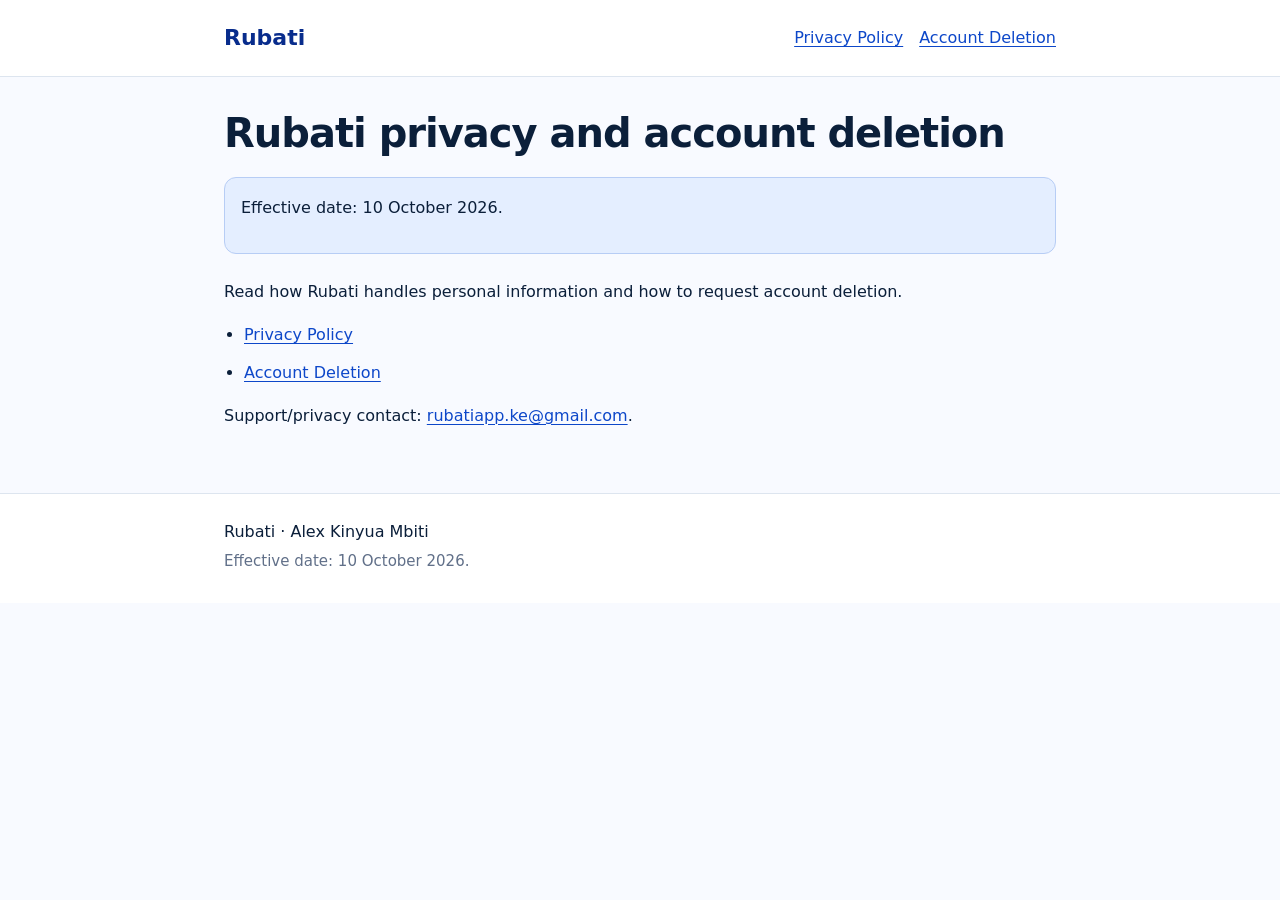
<file: index.html>
<!doctype html>
<html lang="en">
<head>
  <meta charset="utf-8">
  <meta name="viewport" content="width=device-width, initial-scale=1">
  <meta name="description" content="Rubati privacy information and account-deletion instructions.">
  <meta http-equiv="Content-Security-Policy" content="default-src 'none'; style-src 'self'; base-uri 'none'; form-action 'none'">
  <title>Rubati privacy and account deletion</title>
  <link rel="stylesheet" href="styles.css">
</head>
<body>
  <a class="skip" href="#main">Skip to content</a>
  <header><div class="shell top"><span class="brand">Rubati</span><nav aria-label="Legal pages"><a href="privacy-policy.html">Privacy Policy</a><a href="account-deletion.html">Account Deletion</a></nav></div></header>
  <main id="main" class="shell" tabindex="-1">
    <h1>Rubati privacy and account deletion</h1>
    <div class="draft"><p>Effective date: 10 October 2026.</p></div>
    <p>Read how Rubati handles personal information and how to request account deletion.</p>
    <ul><li><a href="privacy-policy.html">Privacy Policy</a></li><li><a href="account-deletion.html">Account Deletion</a></li></ul>
    <p>Support/privacy contact: <a href="mailto:rubatiapp.ke@gmail.com">rubatiapp.ke@gmail.com</a>.</p>
  </main>
  <footer><div class="shell"><p>Rubati · Alex Kinyua Mbiti</p><p class="meta">Effective date: 10 October 2026.</p></div></footer>
</body>
</html>
</file>
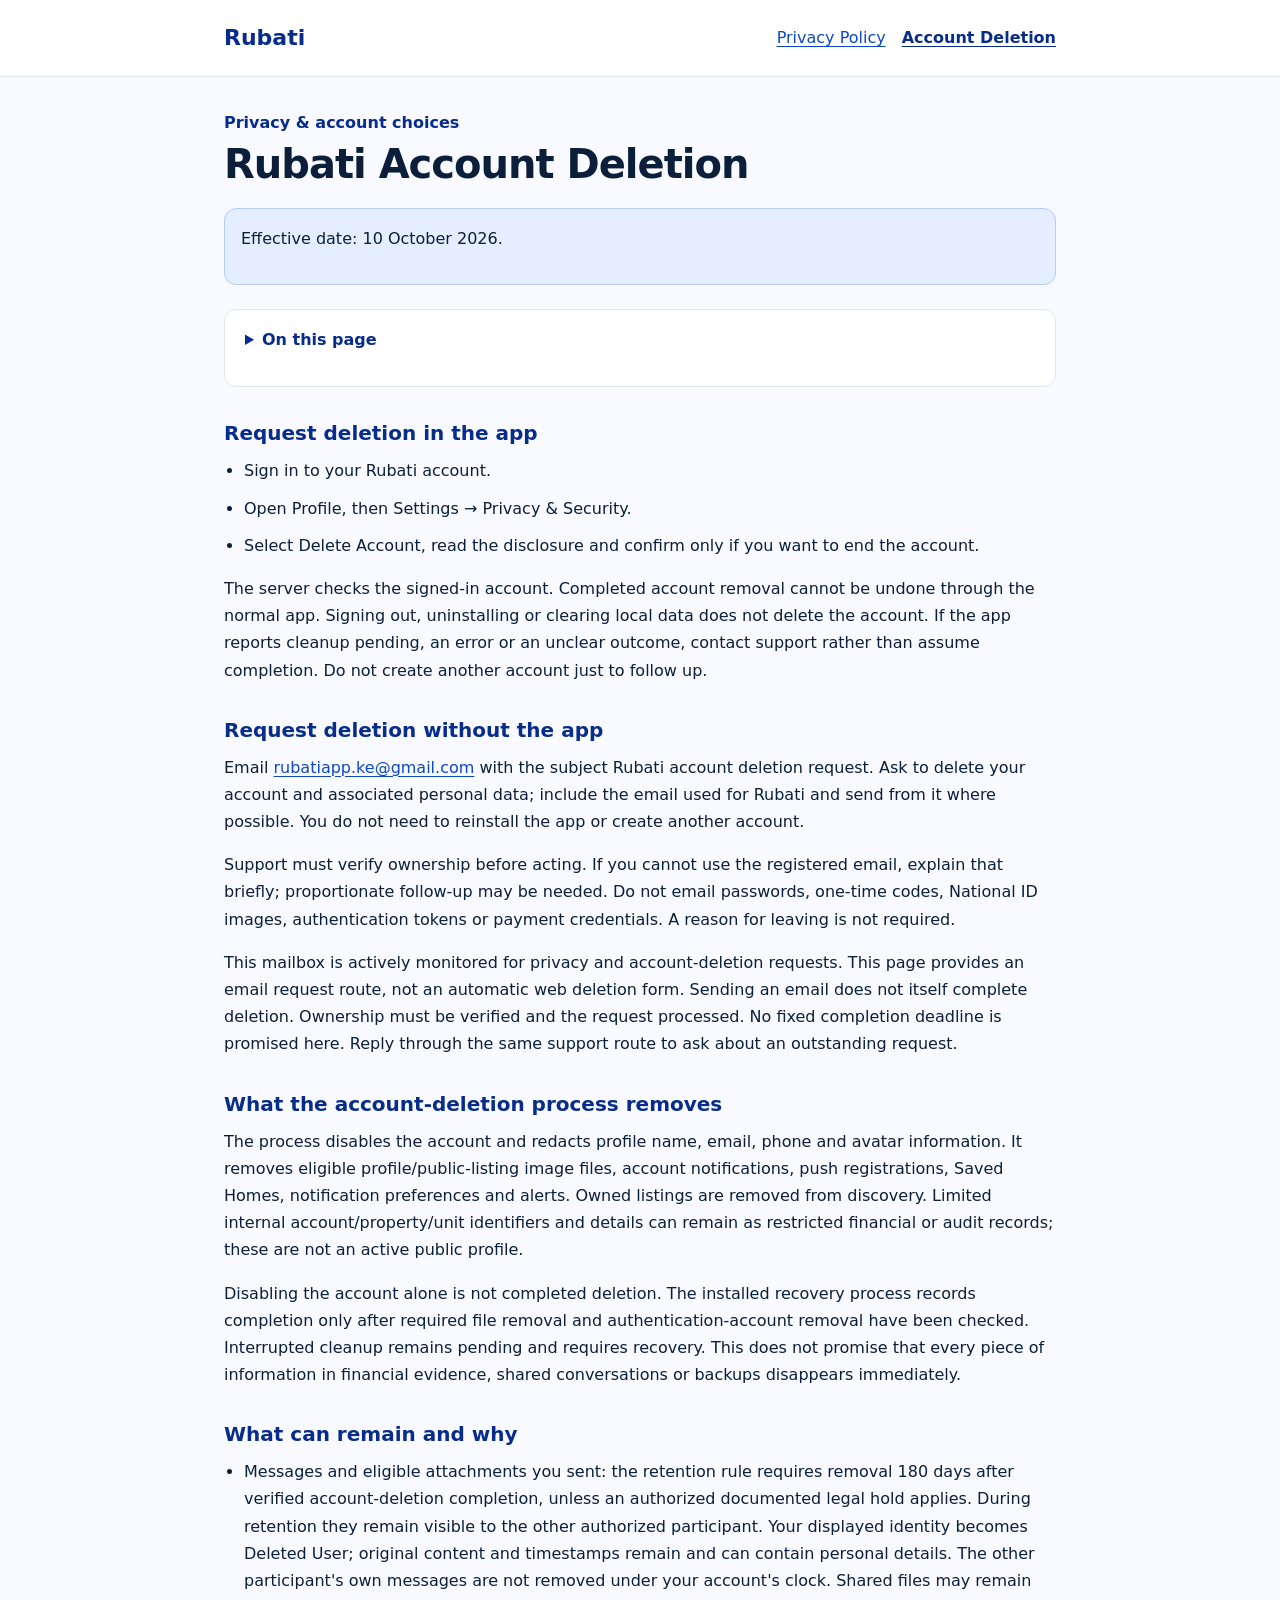
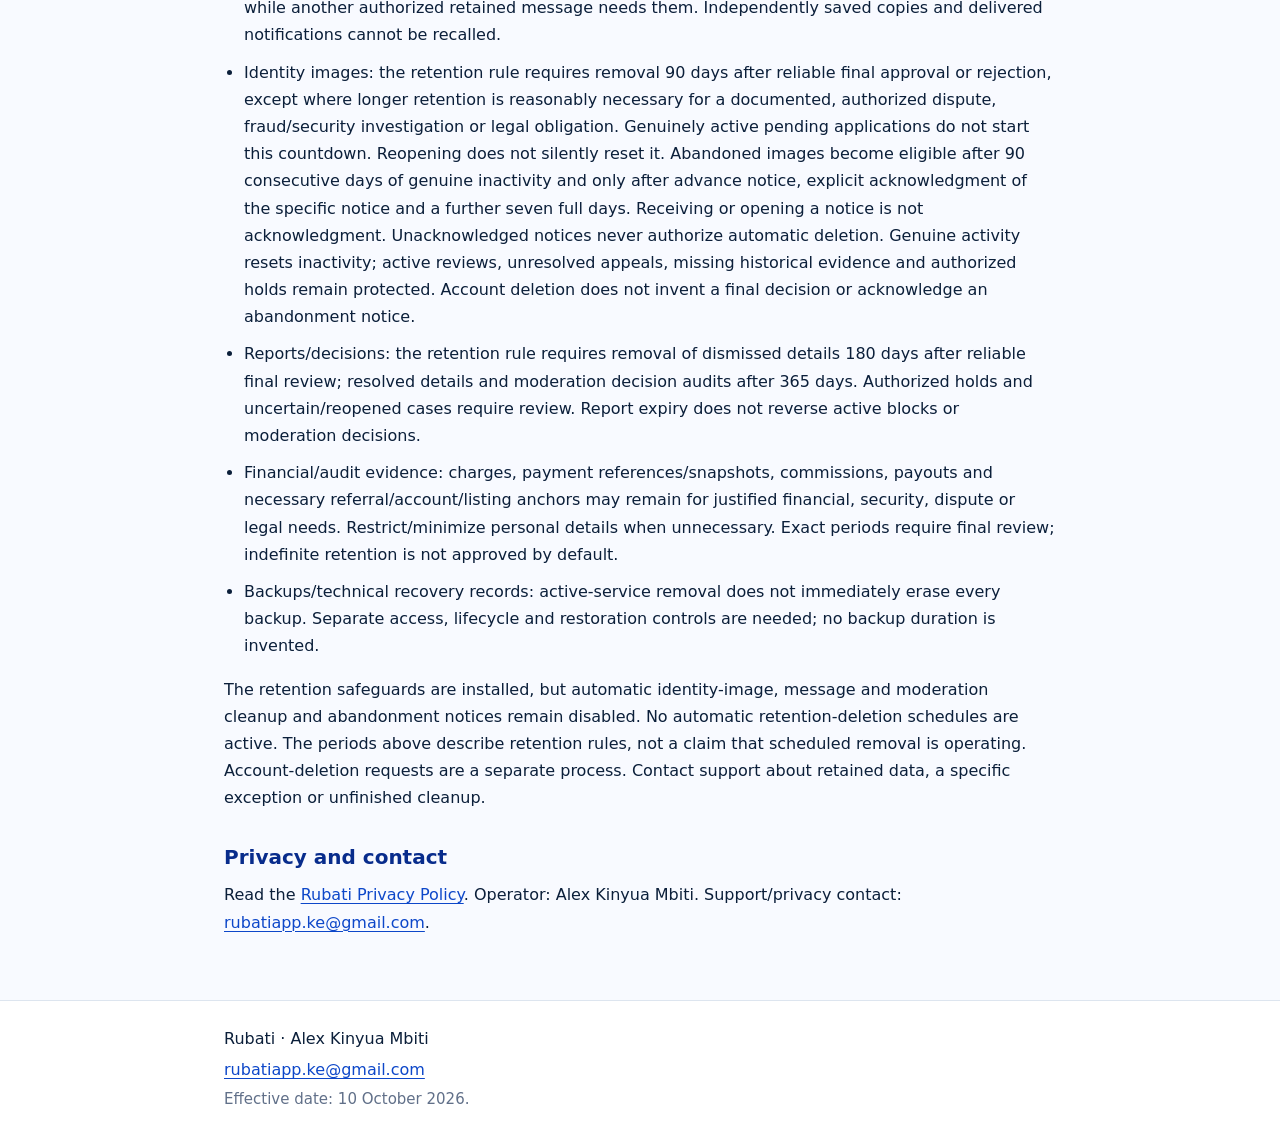
<file: account-deletion.html>
<!doctype html>
<html lang="en">
<head>
  <meta charset="utf-8">
  <meta name="viewport" content="width=device-width, initial-scale=1">
  <meta name="description" content="Rubati Account Deletion: Rubati's privacy information and account-deletion request instructions.">

  <meta http-equiv="Content-Security-Policy" content="default-src 'none'; style-src 'self'; base-uri 'none'; form-action 'none'">
  <title>Rubati Account Deletion</title>
  <link rel="stylesheet" href="styles.css">
</head>
<body>
  <a class="skip" href="#main">Skip to content</a>
  <header><div class="shell top"><span class="brand">Rubati</span><nav aria-label="Legal pages"><a href="privacy-policy.html">Privacy Policy</a><a href="account-deletion.html" aria-current="page">Account Deletion</a></nav></div></header>
  <main id="main" class="shell" tabindex="-1">
    <p class="eyebrow">Privacy &amp; account choices</p>
    <h1>Rubati Account Deletion</h1>
    <div class="draft"><p>Effective date: 10 October 2026.</p></div>
    <details class="contents"><summary>On this page</summary><ul><li><a href="#request-deletion-in-the-app">Request deletion in the app</a></li><li><a href="#request-deletion-without-the-app">Request deletion without the app</a></li><li><a href="#what-the-account-deletion-process-removes">What the account-deletion process removes</a></li><li><a href="#what-can-remain-and-why">What can remain and why</a></li><li><a href="#privacy-and-contact">Privacy and contact</a></li></ul></details>
    <h2 id="request-deletion-in-the-app">Request deletion in the app</h2>
<ul><li>Sign in to your Rubati account.</li><li>Open Profile, then Settings → Privacy &amp; Security.</li><li>Select Delete Account, read the disclosure and confirm only if you want to end the account.</li></ul>
<p>The server checks the signed-in account. Completed account removal cannot be undone through the normal app. Signing out, uninstalling or clearing local data does not delete the account. If the app reports cleanup pending, an error or an unclear outcome, contact support rather than assume completion. Do not create another account just to follow up.</p>
<h2 id="request-deletion-without-the-app">Request deletion without the app</h2>
<p>Email <a href="mailto:rubatiapp.ke@gmail.com?subject=Rubati%20account%20deletion%20request">rubatiapp.ke@gmail.com</a> with the subject Rubati account deletion request. Ask to delete your account and associated personal data; include the email used for Rubati and send from it where possible. You do not need to reinstall the app or create another account.</p>
<p>Support must verify ownership before acting. If you cannot use the registered email, explain that briefly; proportionate follow-up may be needed. Do not email passwords, one-time codes, National ID images, authentication tokens or payment credentials. A reason for leaving is not required.</p>
<p>This mailbox is actively monitored for privacy and account-deletion requests. This page provides an email request route, not an automatic web deletion form. Sending an email does not itself complete deletion. Ownership must be verified and the request processed. No fixed completion deadline is promised here. Reply through the same support route to ask about an outstanding request.</p>
<h2 id="what-the-account-deletion-process-removes">What the account-deletion process removes</h2>
<p>The process disables the account and redacts profile name, email, phone and avatar information. It removes eligible profile/public-listing image files, account notifications, push registrations, Saved Homes, notification preferences and alerts. Owned listings are removed from discovery. Limited internal account/property/unit identifiers and details can remain as restricted financial or audit records; these are not an active public profile.</p>
<p>Disabling the account alone is not completed deletion. The installed recovery process records completion only after required file removal and authentication-account removal have been checked. Interrupted cleanup remains pending and requires recovery. This does not promise that every piece of information in financial evidence, shared conversations or backups disappears immediately.</p>
<h2 id="what-can-remain-and-why">What can remain and why</h2>
<ul><li>Messages and eligible attachments you sent: the retention rule requires removal 180 days after verified account-deletion completion, unless an authorized documented legal hold applies. During retention they remain visible to the other authorized participant. Your displayed identity becomes Deleted User; original content and timestamps remain and can contain personal details. The other participant&#x27;s own messages are not removed under your account&#x27;s clock. Shared files may remain while another authorized retained message needs them. Independently saved copies and delivered notifications cannot be recalled.</li><li>Identity images: the retention rule requires removal 90 days after reliable final approval or rejection, except where longer retention is reasonably necessary for a documented, authorized dispute, fraud/security investigation or legal obligation. Genuinely active pending applications do not start this countdown. Reopening does not silently reset it. Abandoned images become eligible after 90 consecutive days of genuine inactivity and only after advance notice, explicit acknowledgment of the specific notice and a further seven full days. Receiving or opening a notice is not acknowledgment. Unacknowledged notices never authorize automatic deletion. Genuine activity resets inactivity; active reviews, unresolved appeals, missing historical evidence and authorized holds remain protected. Account deletion does not invent a final decision or acknowledge an abandonment notice.</li><li>Reports/decisions: the retention rule requires removal of dismissed details 180 days after reliable final review; resolved details and moderation decision audits after 365 days. Authorized holds and uncertain/reopened cases require review. Report expiry does not reverse active blocks or moderation decisions.</li><li>Financial/audit evidence: charges, payment references/snapshots, commissions, payouts and necessary referral/account/listing anchors may remain for justified financial, security, dispute or legal needs. Restrict/minimize personal details when unnecessary. Exact periods require final review; indefinite retention is not approved by default.</li><li>Backups/technical recovery records: active-service removal does not immediately erase every backup. Separate access, lifecycle and restoration controls are needed; no backup duration is invented.</li></ul>
<p>The retention safeguards are installed, but automatic identity-image, message and moderation cleanup and abandonment notices remain disabled. No automatic retention-deletion schedules are active. The periods above describe retention rules, not a claim that scheduled removal is operating. Account-deletion requests are a separate process. Contact support about retained data, a specific exception or unfinished cleanup.</p>
<h2 id="privacy-and-contact">Privacy and contact</h2>
<p>Read the <a href="privacy-policy.html">Rubati Privacy Policy</a>. Operator: Alex Kinyua Mbiti. Support/privacy contact: <a href="mailto:rubatiapp.ke@gmail.com">rubatiapp.ke@gmail.com</a>.</p>
  </main>
  <footer><div class="shell"><p>Rubati · Alex Kinyua Mbiti</p><p><a href="mailto:rubatiapp.ke@gmail.com">rubatiapp.ke@gmail.com</a></p><p class="meta">Effective date: 10 October 2026.</p></div></footer>
</body>
</html>
</file>
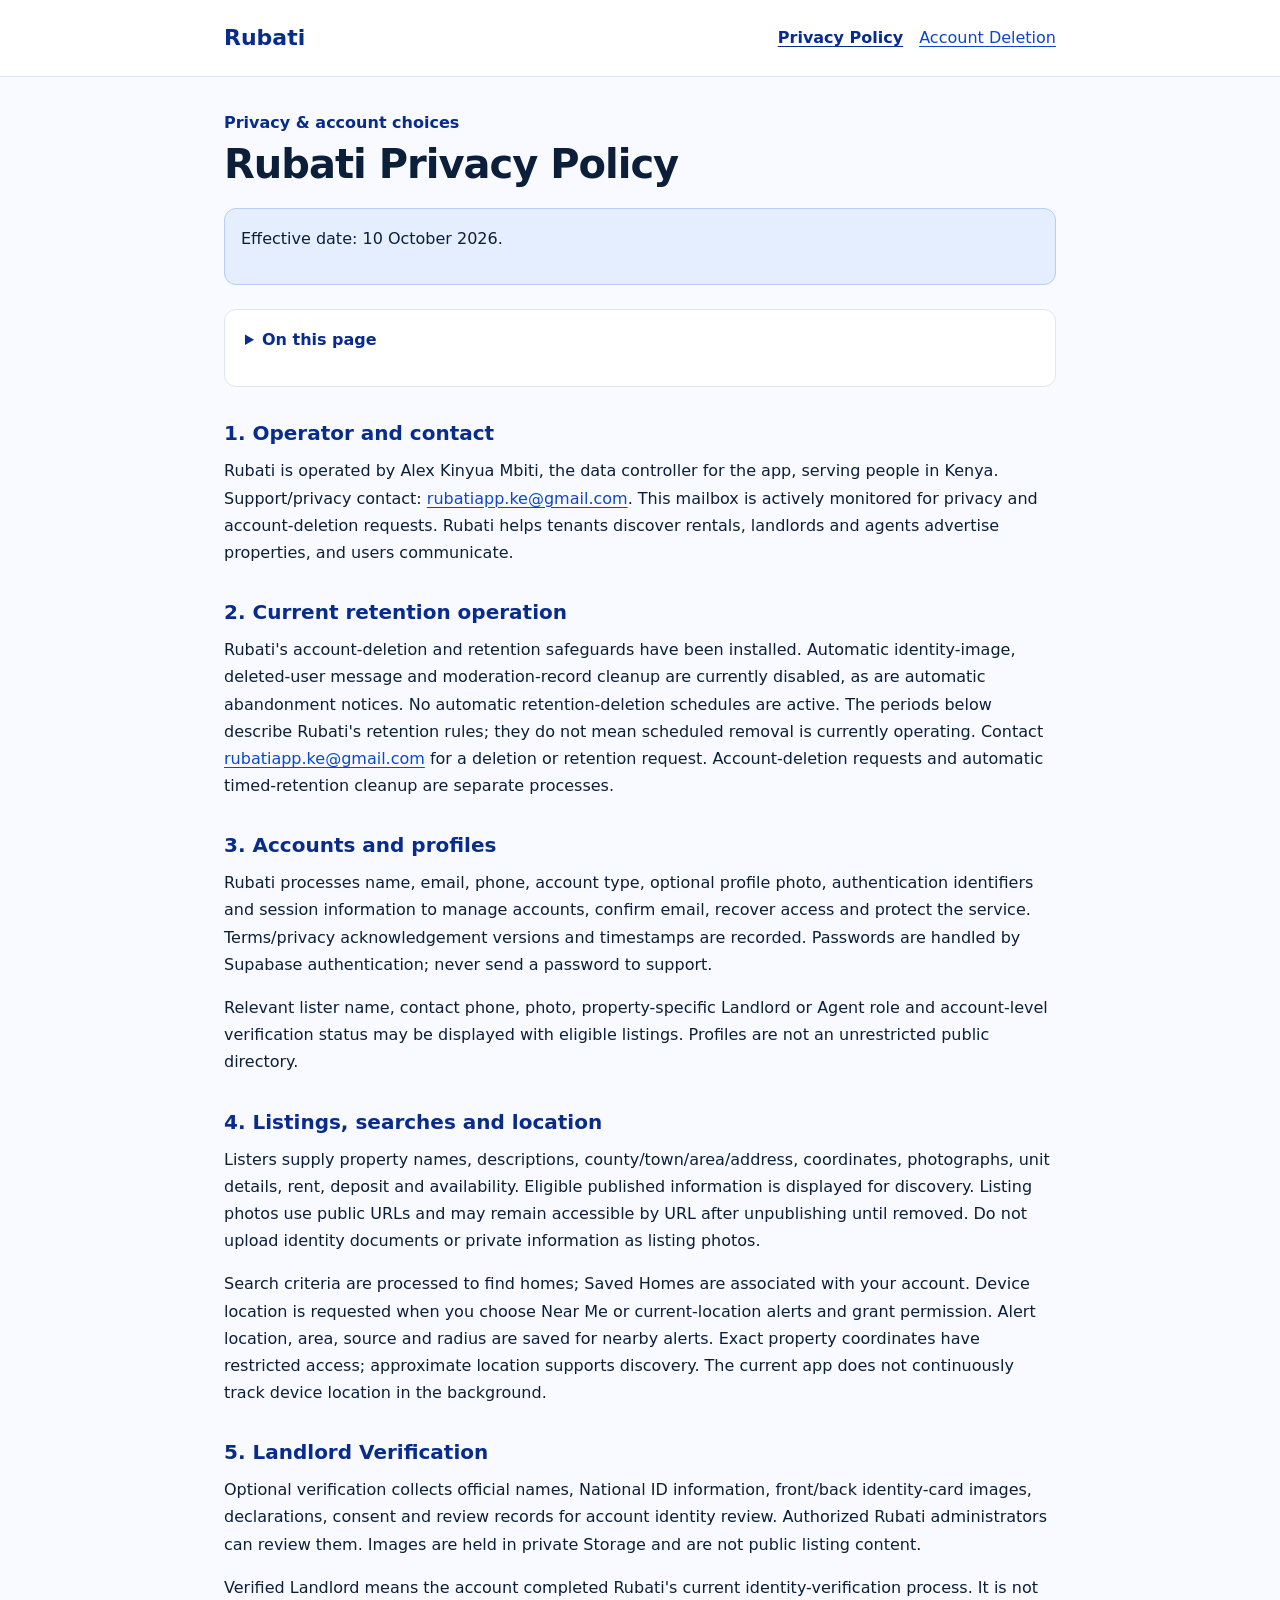
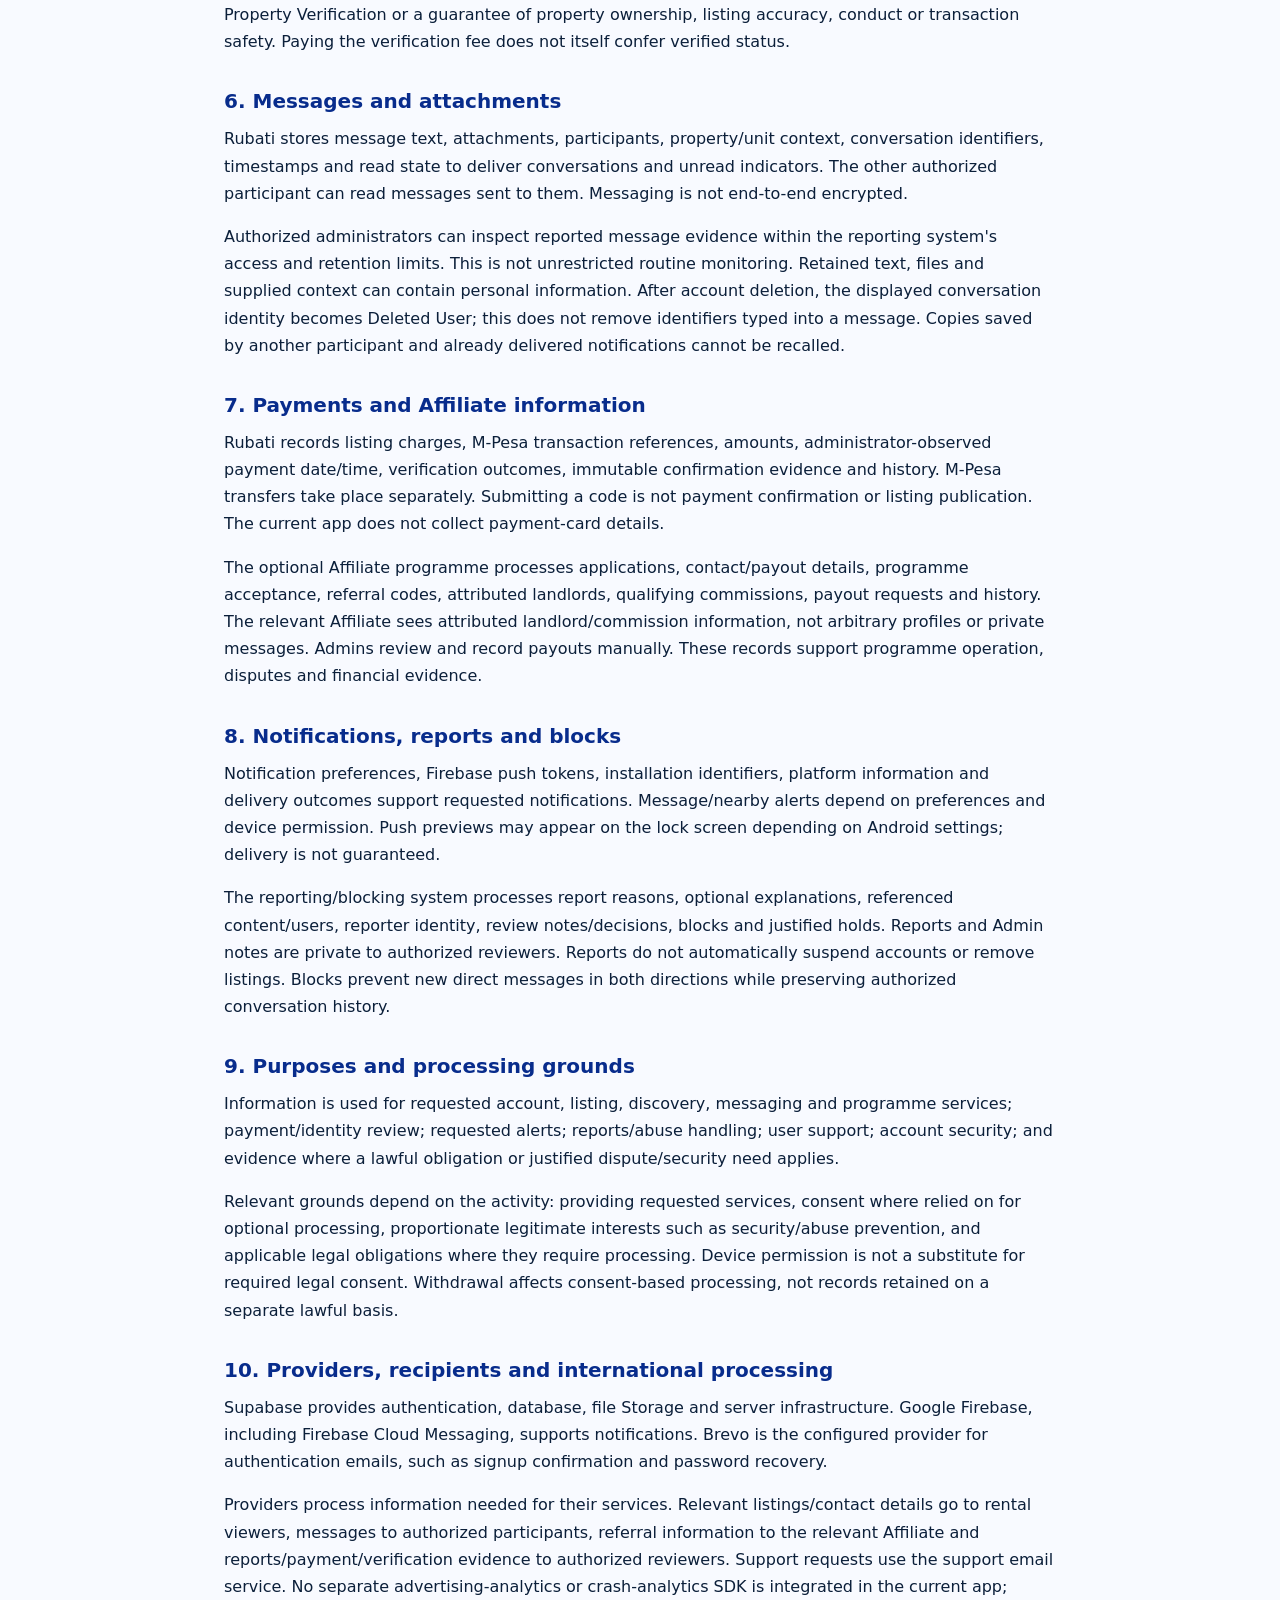
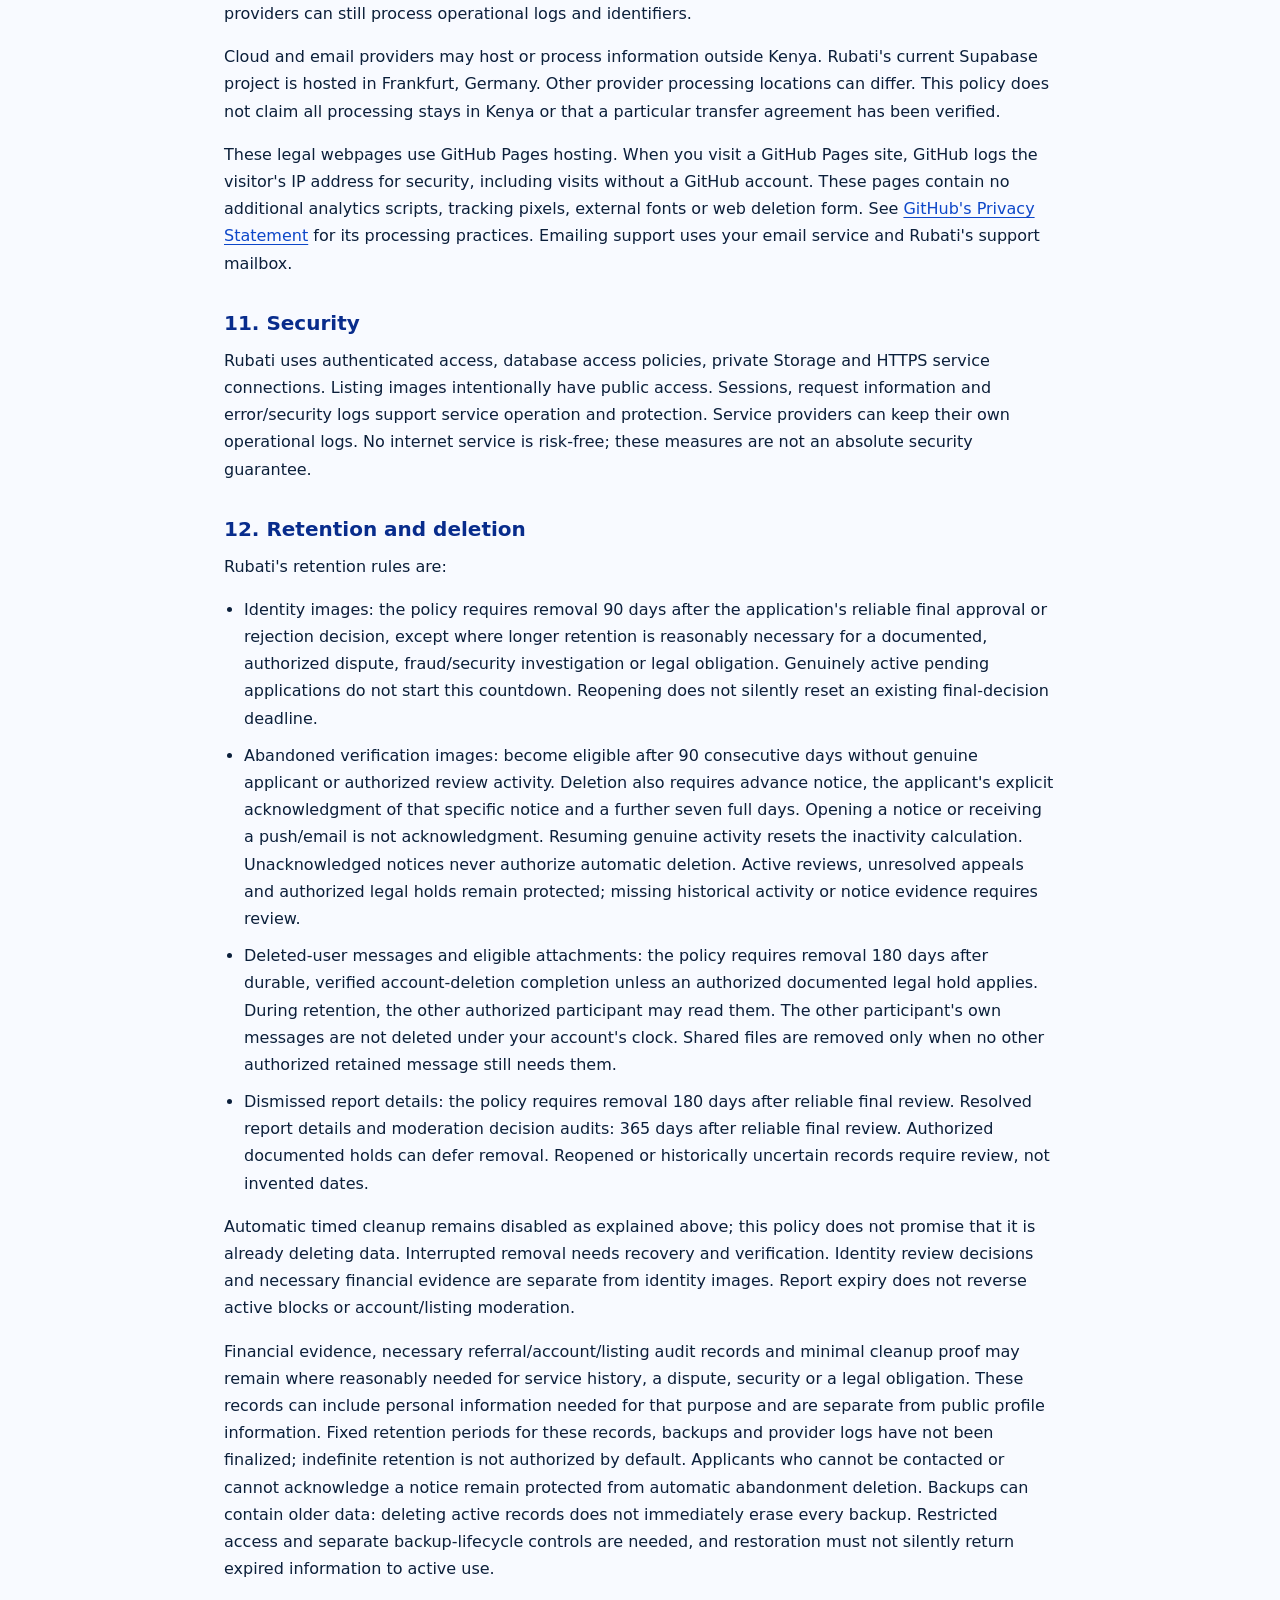
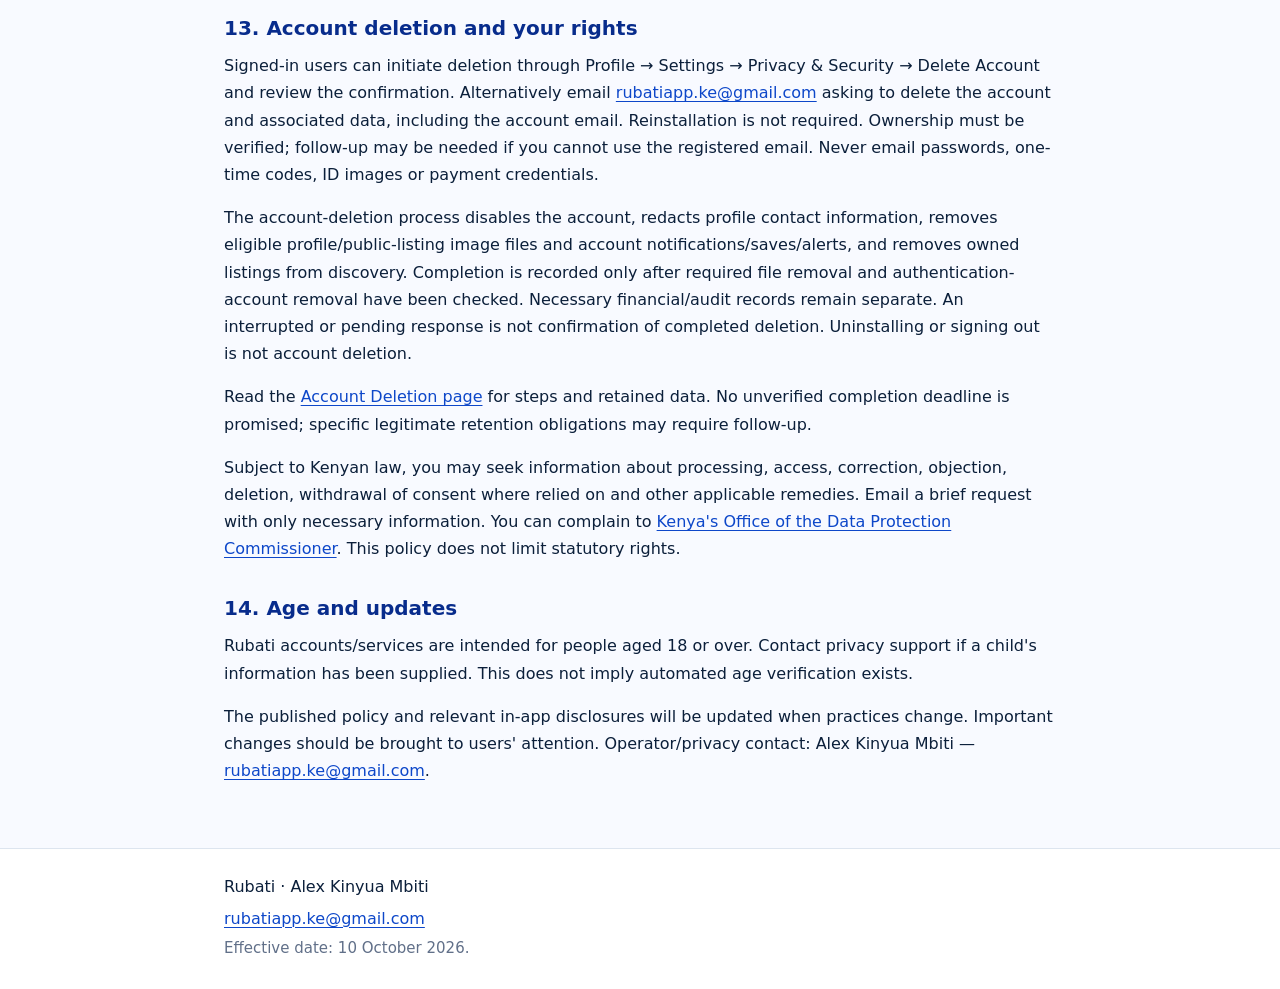
<file: privacy-policy.html>
<!doctype html>
<html lang="en">
<head>
  <meta charset="utf-8">
  <meta name="viewport" content="width=device-width, initial-scale=1">
  <meta name="description" content="Rubati Privacy Policy: Rubati's privacy information and account-deletion request instructions.">

  <meta http-equiv="Content-Security-Policy" content="default-src 'none'; style-src 'self'; base-uri 'none'; form-action 'none'">
  <title>Rubati Privacy Policy</title>
  <link rel="stylesheet" href="styles.css">
</head>
<body>
  <a class="skip" href="#main">Skip to content</a>
  <header><div class="shell top"><span class="brand">Rubati</span><nav aria-label="Legal pages"><a href="privacy-policy.html" aria-current="page">Privacy Policy</a><a href="account-deletion.html">Account Deletion</a></nav></div></header>
  <main id="main" class="shell" tabindex="-1">
    <p class="eyebrow">Privacy &amp; account choices</p>
    <h1>Rubati Privacy Policy</h1>
    <div class="draft"><p>Effective date: 10 October 2026.</p></div>
    <details class="contents"><summary>On this page</summary><ul><li><a href="#1-operator-and-contact">1. Operator and contact</a></li><li><a href="#2-current-retention-operation">2. Current retention operation</a></li><li><a href="#3-accounts-and-profiles">3. Accounts and profiles</a></li><li><a href="#4-listings-searches-and-location">4. Listings, searches and location</a></li><li><a href="#5-landlord-verification">5. Landlord Verification</a></li><li><a href="#6-messages-and-attachments">6. Messages and attachments</a></li><li><a href="#7-payments-and-affiliate-information">7. Payments and Affiliate information</a></li><li><a href="#8-notifications-reports-and-blocks">8. Notifications, reports and blocks</a></li><li><a href="#9-purposes-and-processing-grounds">9. Purposes and processing grounds</a></li><li><a href="#10-providers-recipients-and-international-processing">10. Providers, recipients and international processing</a></li><li><a href="#11-security">11. Security</a></li><li><a href="#12-retention-and-deletion">12. Retention and deletion</a></li><li><a href="#13-account-deletion-and-your-rights">13. Account deletion and your rights</a></li><li><a href="#14-age-and-updates">14. Age and updates</a></li></ul></details>
    <h2 id="1-operator-and-contact">1. Operator and contact</h2>
<p>Rubati is operated by Alex Kinyua Mbiti, the data controller for the app, serving people in Kenya. Support/privacy contact: <a href="mailto:rubatiapp.ke@gmail.com">rubatiapp.ke@gmail.com</a>. This mailbox is actively monitored for privacy and account-deletion requests. Rubati helps tenants discover rentals, landlords and agents advertise properties, and users communicate.</p>
<h2 id="2-current-retention-operation">2. Current retention operation</h2>
<p>Rubati&#x27;s account-deletion and retention safeguards have been installed. Automatic identity-image, deleted-user message and moderation-record cleanup are currently disabled, as are automatic abandonment notices. No automatic retention-deletion schedules are active. The periods below describe Rubati&#x27;s retention rules; they do not mean scheduled removal is currently operating. Contact <a href="mailto:rubatiapp.ke@gmail.com">rubatiapp.ke@gmail.com</a> for a deletion or retention request. Account-deletion requests and automatic timed-retention cleanup are separate processes.</p>
<h2 id="3-accounts-and-profiles">3. Accounts and profiles</h2>
<p>Rubati processes name, email, phone, account type, optional profile photo, authentication identifiers and session information to manage accounts, confirm email, recover access and protect the service. Terms/privacy acknowledgement versions and timestamps are recorded. Passwords are handled by Supabase authentication; never send a password to support.</p>
<p>Relevant lister name, contact phone, photo, property-specific Landlord or Agent role and account-level verification status may be displayed with eligible listings. Profiles are not an unrestricted public directory.</p>
<h2 id="4-listings-searches-and-location">4. Listings, searches and location</h2>
<p>Listers supply property names, descriptions, county/town/area/address, coordinates, photographs, unit details, rent, deposit and availability. Eligible published information is displayed for discovery. Listing photos use public URLs and may remain accessible by URL after unpublishing until removed. Do not upload identity documents or private information as listing photos.</p>
<p>Search criteria are processed to find homes; Saved Homes are associated with your account. Device location is requested when you choose Near Me or current-location alerts and grant permission. Alert location, area, source and radius are saved for nearby alerts. Exact property coordinates have restricted access; approximate location supports discovery. The current app does not continuously track device location in the background.</p>
<h2 id="5-landlord-verification">5. Landlord Verification</h2>
<p>Optional verification collects official names, National ID information, front/back identity-card images, declarations, consent and review records for account identity review. Authorized Rubati administrators can review them. Images are held in private Storage and are not public listing content.</p>
<p>Verified Landlord means the account completed Rubati&#x27;s current identity-verification process. It is not Property Verification or a guarantee of property ownership, listing accuracy, conduct or transaction safety. Paying the verification fee does not itself confer verified status.</p>
<h2 id="6-messages-and-attachments">6. Messages and attachments</h2>
<p>Rubati stores message text, attachments, participants, property/unit context, conversation identifiers, timestamps and read state to deliver conversations and unread indicators. The other authorized participant can read messages sent to them. Messaging is not end-to-end encrypted.</p>
<p>Authorized administrators can inspect reported message evidence within the reporting system&#x27;s access and retention limits. This is not unrestricted routine monitoring. Retained text, files and supplied context can contain personal information. After account deletion, the displayed conversation identity becomes Deleted User; this does not remove identifiers typed into a message. Copies saved by another participant and already delivered notifications cannot be recalled.</p>
<h2 id="7-payments-and-affiliate-information">7. Payments and Affiliate information</h2>
<p>Rubati records listing charges, M-Pesa transaction references, amounts, administrator-observed payment date/time, verification outcomes, immutable confirmation evidence and history. M-Pesa transfers take place separately. Submitting a code is not payment confirmation or listing publication. The current app does not collect payment-card details.</p>
<p>The optional Affiliate programme processes applications, contact/payout details, programme acceptance, referral codes, attributed landlords, qualifying commissions, payout requests and history. The relevant Affiliate sees attributed landlord/commission information, not arbitrary profiles or private messages. Admins review and record payouts manually. These records support programme operation, disputes and financial evidence.</p>
<h2 id="8-notifications-reports-and-blocks">8. Notifications, reports and blocks</h2>
<p>Notification preferences, Firebase push tokens, installation identifiers, platform information and delivery outcomes support requested notifications. Message/nearby alerts depend on preferences and device permission. Push previews may appear on the lock screen depending on Android settings; delivery is not guaranteed.</p>
<p>The reporting/blocking system processes report reasons, optional explanations, referenced content/users, reporter identity, review notes/decisions, blocks and justified holds. Reports and Admin notes are private to authorized reviewers. Reports do not automatically suspend accounts or remove listings. Blocks prevent new direct messages in both directions while preserving authorized conversation history.</p>
<h2 id="9-purposes-and-processing-grounds">9. Purposes and processing grounds</h2>
<p>Information is used for requested account, listing, discovery, messaging and programme services; payment/identity review; requested alerts; reports/abuse handling; user support; account security; and evidence where a lawful obligation or justified dispute/security need applies.</p>
<p>Relevant grounds depend on the activity: providing requested services, consent where relied on for optional processing, proportionate legitimate interests such as security/abuse prevention, and applicable legal obligations where they require processing. Device permission is not a substitute for required legal consent. Withdrawal affects consent-based processing, not records retained on a separate lawful basis.</p>
<h2 id="10-providers-recipients-and-international-processing">10. Providers, recipients and international processing</h2>
<p>Supabase provides authentication, database, file Storage and server infrastructure. Google Firebase, including Firebase Cloud Messaging, supports notifications. Brevo is the configured provider for authentication emails, such as signup confirmation and password recovery.</p>
<p>Providers process information needed for their services. Relevant listings/contact details go to rental viewers, messages to authorized participants, referral information to the relevant Affiliate and reports/payment/verification evidence to authorized reviewers. Support requests use the support email service. No separate advertising-analytics or crash-analytics SDK is integrated in the current app; providers can still process operational logs and identifiers.</p>
<p>Cloud and email providers may host or process information outside Kenya. Rubati&#x27;s current Supabase project is hosted in Frankfurt, Germany. Other provider processing locations can differ. This policy does not claim all processing stays in Kenya or that a particular transfer agreement has been verified.</p>
<p>These legal webpages use GitHub Pages hosting. When you visit a GitHub Pages site, GitHub logs the visitor&#x27;s IP address for security, including visits without a GitHub account. These pages contain no additional analytics scripts, tracking pixels, external fonts or web deletion form. See <a href="https://docs.github.com/en/site-policy/privacy-policies/github-general-privacy-statement">GitHub&#x27;s Privacy Statement</a> for its processing practices. Emailing support uses your email service and Rubati&#x27;s support mailbox.</p>
<h2 id="11-security">11. Security</h2>
<p>Rubati uses authenticated access, database access policies, private Storage and HTTPS service connections. Listing images intentionally have public access. Sessions, request information and error/security logs support service operation and protection. Service providers can keep their own operational logs. No internet service is risk-free; these measures are not an absolute security guarantee.</p>
<h2 id="12-retention-and-deletion">12. Retention and deletion</h2>
<p>Rubati&#x27;s retention rules are:</p>
<ul><li>Identity images: the policy requires removal 90 days after the application&#x27;s reliable final approval or rejection decision, except where longer retention is reasonably necessary for a documented, authorized dispute, fraud/security investigation or legal obligation. Genuinely active pending applications do not start this countdown. Reopening does not silently reset an existing final-decision deadline.</li><li>Abandoned verification images: become eligible after 90 consecutive days without genuine applicant or authorized review activity. Deletion also requires advance notice, the applicant&#x27;s explicit acknowledgment of that specific notice and a further seven full days. Opening a notice or receiving a push/email is not acknowledgment. Resuming genuine activity resets the inactivity calculation. Unacknowledged notices never authorize automatic deletion. Active reviews, unresolved appeals and authorized legal holds remain protected; missing historical activity or notice evidence requires review.</li><li>Deleted-user messages and eligible attachments: the policy requires removal 180 days after durable, verified account-deletion completion unless an authorized documented legal hold applies. During retention, the other authorized participant may read them. The other participant&#x27;s own messages are not deleted under your account&#x27;s clock. Shared files are removed only when no other authorized retained message still needs them.</li><li>Dismissed report details: the policy requires removal 180 days after reliable final review. Resolved report details and moderation decision audits: 365 days after reliable final review. Authorized documented holds can defer removal. Reopened or historically uncertain records require review, not invented dates.</li></ul>
<p>Automatic timed cleanup remains disabled as explained above; this policy does not promise that it is already deleting data. Interrupted removal needs recovery and verification. Identity review decisions and necessary financial evidence are separate from identity images. Report expiry does not reverse active blocks or account/listing moderation.</p>
<p>Financial evidence, necessary referral/account/listing audit records and minimal cleanup proof may remain where reasonably needed for service history, a dispute, security or a legal obligation. These records can include personal information needed for that purpose and are separate from public profile information. Fixed retention periods for these records, backups and provider logs have not been finalized; indefinite retention is not authorized by default. Applicants who cannot be contacted or cannot acknowledge a notice remain protected from automatic abandonment deletion. Backups can contain older data: deleting active records does not immediately erase every backup. Restricted access and separate backup-lifecycle controls are needed, and restoration must not silently return expired information to active use.</p>
<h2 id="13-account-deletion-and-your-rights">13. Account deletion and your rights</h2>
<p>Signed-in users can initiate deletion through Profile → Settings → Privacy &amp; Security → Delete Account and review the confirmation. Alternatively email <a href="mailto:rubatiapp.ke@gmail.com">rubatiapp.ke@gmail.com</a> asking to delete the account and associated data, including the account email. Reinstallation is not required. Ownership must be verified; follow-up may be needed if you cannot use the registered email. Never email passwords, one-time codes, ID images or payment credentials.</p>
<p>The account-deletion process disables the account, redacts profile contact information, removes eligible profile/public-listing image files and account notifications/saves/alerts, and removes owned listings from discovery. Completion is recorded only after required file removal and authentication-account removal have been checked. Necessary financial/audit records remain separate. An interrupted or pending response is not confirmation of completed deletion. Uninstalling or signing out is not account deletion.</p>
<p>Read the <a href="account-deletion.html">Account Deletion page</a> for steps and retained data. No unverified completion deadline is promised; specific legitimate retention obligations may require follow-up.</p>
<p>Subject to Kenyan law, you may seek information about processing, access, correction, objection, deletion, withdrawal of consent where relied on and other applicable remedies. Email a brief request with only necessary information. You can complain to <a href="https://www.odpc.go.ke/file-a-complaint/">Kenya&#x27;s Office of the Data Protection Commissioner</a>. This policy does not limit statutory rights.</p>
<h2 id="14-age-and-updates">14. Age and updates</h2>
<p>Rubati accounts/services are intended for people aged 18 or over. Contact privacy support if a child&#x27;s information has been supplied. This does not imply automated age verification exists.</p>
<p>The published policy and relevant in-app disclosures will be updated when practices change. Important changes should be brought to users&#x27; attention. Operator/privacy contact: Alex Kinyua Mbiti — <a href="mailto:rubatiapp.ke@gmail.com">rubatiapp.ke@gmail.com</a>.</p>
  </main>
  <footer><div class="shell"><p>Rubati · Alex Kinyua Mbiti</p><p><a href="mailto:rubatiapp.ke@gmail.com">rubatiapp.ke@gmail.com</a></p><p class="meta">Effective date: 10 October 2026.</p></div></footer>
</body>
</html>
</file>
<file: styles.css>
:root { color-scheme: light; --blue: #082c8c; --link: #0d47c9; --page: #f8faff; --soft: #e4eeff; --border: #dde5ef; --ink: #0b1f3a; --muted: #617089; }
* { box-sizing: border-box; }
html { scroll-padding-top: 1rem; }
body { margin: 0; background: var(--page); color: var(--ink); font: 1rem/1.7 system-ui, -apple-system, BlinkMacSystemFont, "Segoe UI", sans-serif; overflow-wrap: anywhere; }
a { color: var(--link); text-decoration-thickness: .08em; text-underline-offset: .18em; }
a:hover { text-decoration-thickness: .15em; }
a:focus-visible { outline: 3px solid var(--blue); outline-offset: 4px; border-radius: 2px; }
.skip { position: absolute; inset: .5rem auto auto .5rem; transform: translateY(-200%); background: white; padding: .5rem 1rem; z-index: 1; }
.skip:focus { transform: none; }
.shell { width: min(100% - 2.5rem, 52rem); margin-inline: auto; }
header { background: white; border-bottom: 1px solid var(--border); }
.top { display: flex; flex-wrap: wrap; align-items: center; justify-content: space-between; gap: .5rem 1.5rem; padding-block: 1rem; }
.brand { font-size: 1.375rem; font-weight: 750; color: var(--blue); }
nav { display: flex; flex-wrap: wrap; gap: .25rem 1rem; }
nav a { display: inline-flex; align-items: center; min-height: 44px; padding-block: .25rem; }
nav a[aria-current="page"] { color: var(--blue); font-weight: 650; }
main { padding-block: 2rem 3rem; }
.eyebrow { color: var(--blue); font-weight: 650; margin: 0 0 .25rem; }
h1 { font-size: clamp(1.75rem, 5vw, 2.5rem); line-height: 1.2; margin: 0 0 1.25rem; letter-spacing: -.025em; }
h2 { font-size: 1.25rem; line-height: 1.4; margin: 2rem 0 .625rem; color: var(--blue); }
p { margin: 0 0 1rem; }
ul { margin: 0 0 1rem; padding-inline-start: 1.25rem; }
li { margin-bottom: .625rem; }
.draft { background: var(--soft); border: 1px solid #b7cdf5; border-radius: .75rem; padding: 1rem; margin-bottom: 1.5rem; }
.contents { padding: 1rem 1.25rem; background: white; border: 1px solid var(--border); border-radius: .75rem; }
.contents summary { color: var(--blue); font-weight: 650; cursor: pointer; min-height: 44px; display: list-item; }
.contents ul { margin: .5rem 0 0; }
.contents a { display: inline-block; padding-block: .25rem; }
footer { border-top: 1px solid var(--border); background: white; padding-block: 1.5rem; }
footer p { margin-bottom: .25rem; }
.meta { color: var(--muted); font-size: .9375rem; }
@media (max-width: 360px) { .shell { width: calc(100% - 2rem); } main { padding-top: 1.5rem; } }
@media print { body, header, footer { background: white; } .skip, .contents { display: none; } .shell { width: 100%; } h2 { break-after: avoid; } }
</file>
